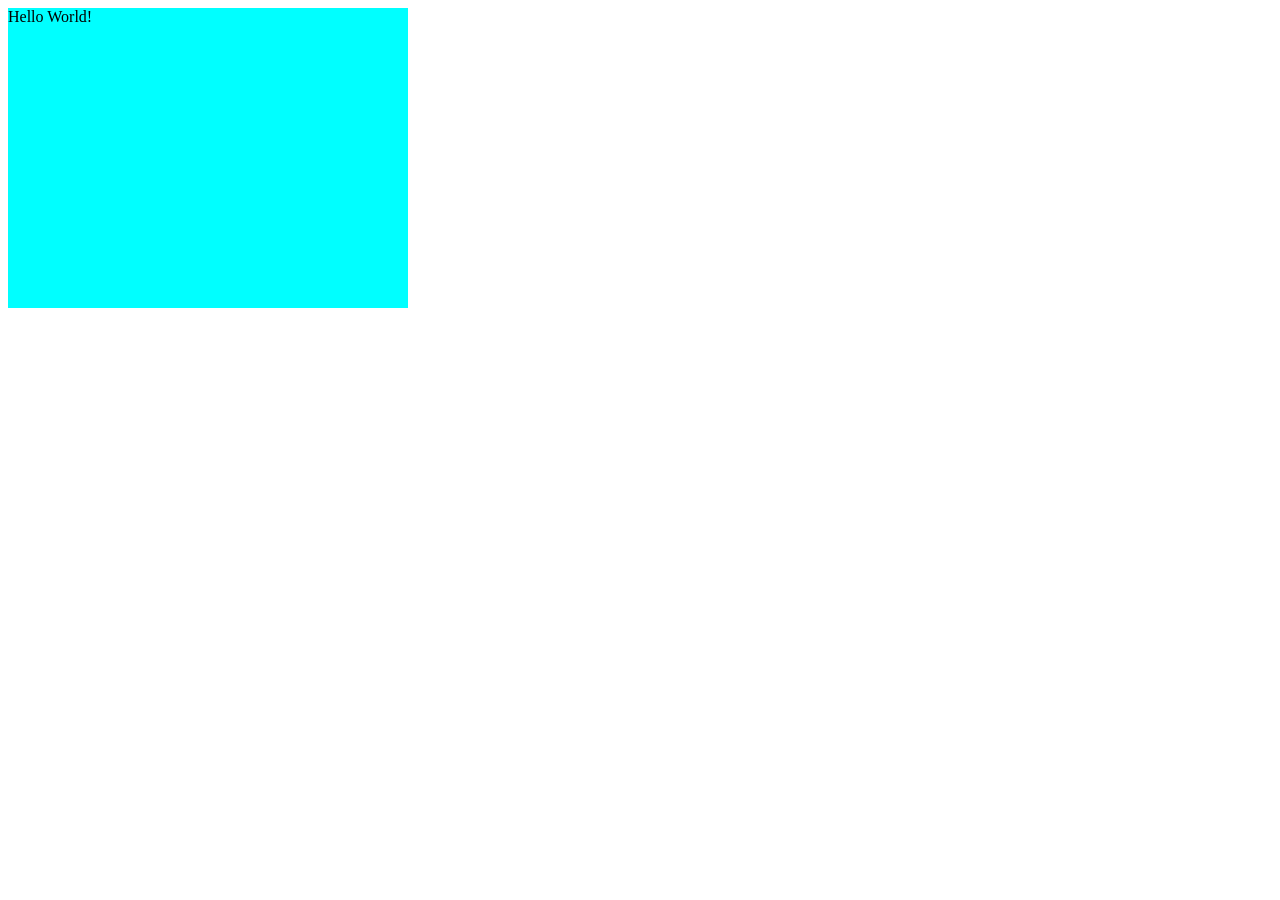
<file: index.html>
<!DOCTYPE html>
<html lang="en">
<head>
    <meta charset="UTF-8">
    <meta name="viewport" content="width=<device-width>, initial-scale=1.0">
    <title>Document</title>
</head>
<body>
    <div style="background-color: aqua; height: 300px ; width:400px";margin: 30px auto; padding: 20px; border-radius: 10px;>
        Hello World!

    </div>
    <div style="background-color: blueviolet; ">

    </div>
</body>
</html>
</file>
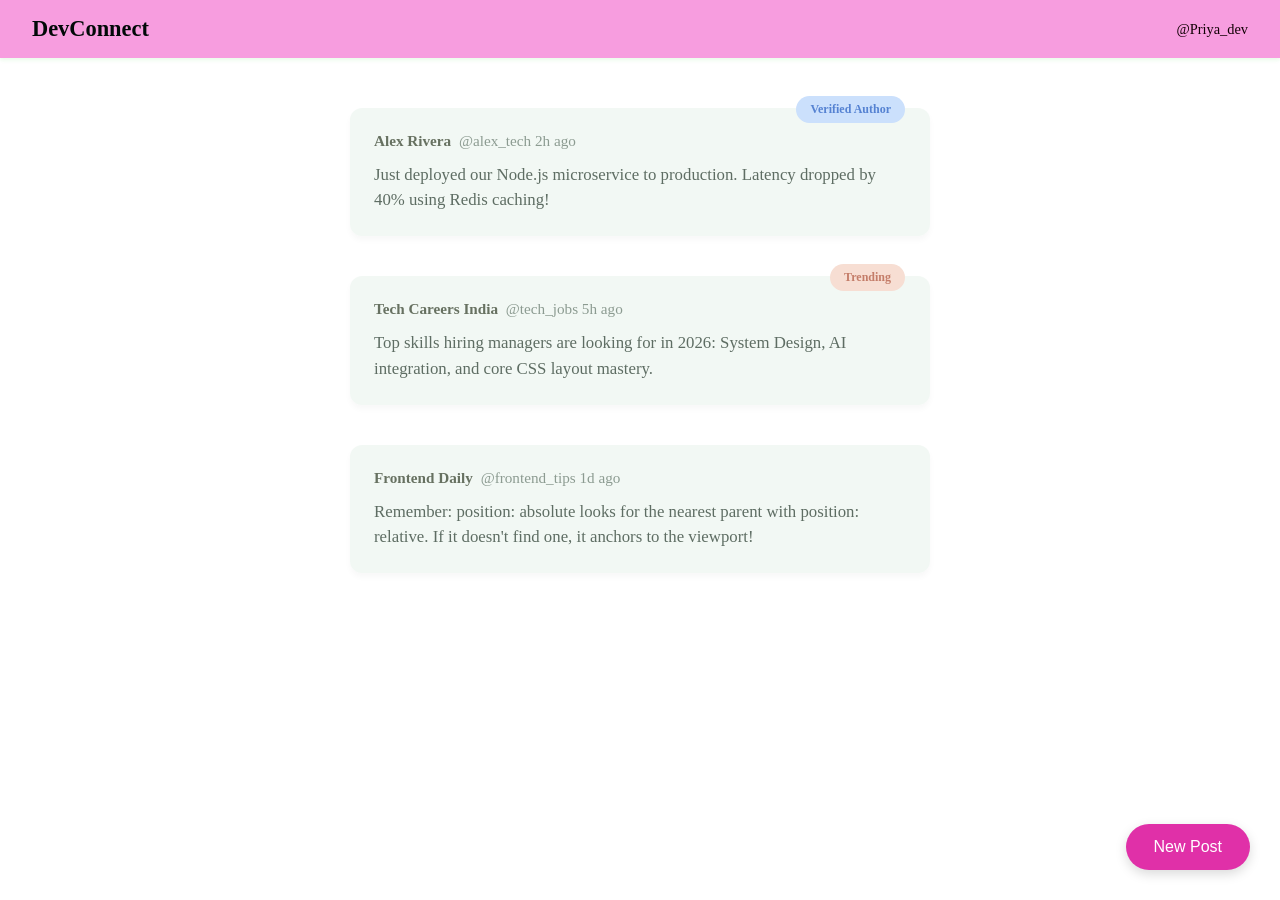
<file: cards.html>
<!DOCTYPE html>
<html lang="en">
<head>
    <meta charset="UTF-8">
    <meta name="viewport" content="width=device-width, initial-scale=1.0">
    <title>Document</title>
    <style>
    * {
            box-sizing: border-box;
            margin: 0;
            padding: 0;
        }

        .header {
            background-color: #f79ddf; 
            padding: 16px 32px;
            display: flex;
            justify-content: space-between;
            align-items: center;
            box-shadow: 0 2px 4px rgba(32, 207, 32, 0.1);
        }

        .header .logo {
            color: #010908; 
            font-size: 1.4rem;
            font-weight: 600;
        }

        .header .user {
            color: #120105;
            font-size: 0.9rem;
        }

        .feed-container {
            display: flex;
            flex-direction: column;
            align-items: center;
            padding: 50px 20px;
            gap: 40px; 
        }

       
        .post-card {
            background-color: rgba(235, 245, 238, 0.65); 
            border-radius: 12px;
            padding: 24px;
            width: 100%;
            max-width: 580px;
            position: relative; 
            box-shadow: 0 4px 6px rgba(0, 0, 0, 0.03);
        }

    
        .badge {
            position: absolute;
            top: -12px;
            right: 25px;
            padding: 6px 14px;
            border-radius: 16px;
            font-size: 0.75rem;
            font-weight: 600;
        }

        .badge-verified {
            background-color: #cbe0fc;
            color: #5582d2;
        }

        .badge-trending {
            background-color: #f7ded3;
            color: #c47d69;
        }

       
        .post-header {
            margin-bottom: 12px;
            font-size: 0.95rem;
        }

        .author-name {
            font-weight: 700;
            color: #677161;
        }

        .author-meta {
            color: #8c9b91;
            margin-left: 4px;
        }

        
        .post-content {
            font-size: 1.05rem;
            line-height: 1.5;
            color: #5e6d63;
        }

        .fab {
            position: fixed;
            bottom: 30px;
            right: 30px;
            background-color: #e030a8; 
            color: white;
            border: none;
            border-radius: 25px;
            padding: 14px 28px;
            font-size: 1rem;
            font-weight: 500;
            cursor: pointer;
            box-shadow: 0 4px 12px rgba(0,0,0,0.15);
            transition: background-color 0.2s ease;
        }

        .fab:hover {
            background-color: #dada83;
        }
    </style>
</head>
<body>
    <header class="header">
        <div class="logo">DevConnect</div>
        <div class="user">@Priya_dev</div>
    </header>

    <main class="feed-container">

        <article class="post-card">
            <div class="badge badge-verified">Verified Author</div>
            <div class="post-header">
                <span class="author-name">Alex Rivera</span>
                <span class="author-meta">@alex_tech  2h ago</span>
            </div>
            <p class="post-content">
                Just deployed our Node.js microservice to production. Latency dropped by 40% using Redis caching! 
            </p>
        </article>

       
        <article class="post-card">
            <div class="badge badge-trending">Trending</div>
            <div class="post-header">
                <span class="author-name">Tech Careers India</span>
                <span class="author-meta">@tech_jobs  5h ago</span>
            </div>
            <p class="post-content">
                Top skills hiring managers are looking for in 2026: System Design, AI integration, and core CSS layout mastery.
            </p>
        </article>

      
        <article class="post-card">
            
            <div class="post-header">
                <span class="author-name">Frontend Daily</span>
                <span class="author-meta">@frontend_tips  1d ago</span>
            </div>
            <p class="post-content">
                Remember: position: absolute looks for the nearest parent with position: relative. If it doesn't find one, it anchors to the viewport!
            </p>
        </article>

    </main>

    <button class="fab">New Post</button>
</body>
</html>
</file>
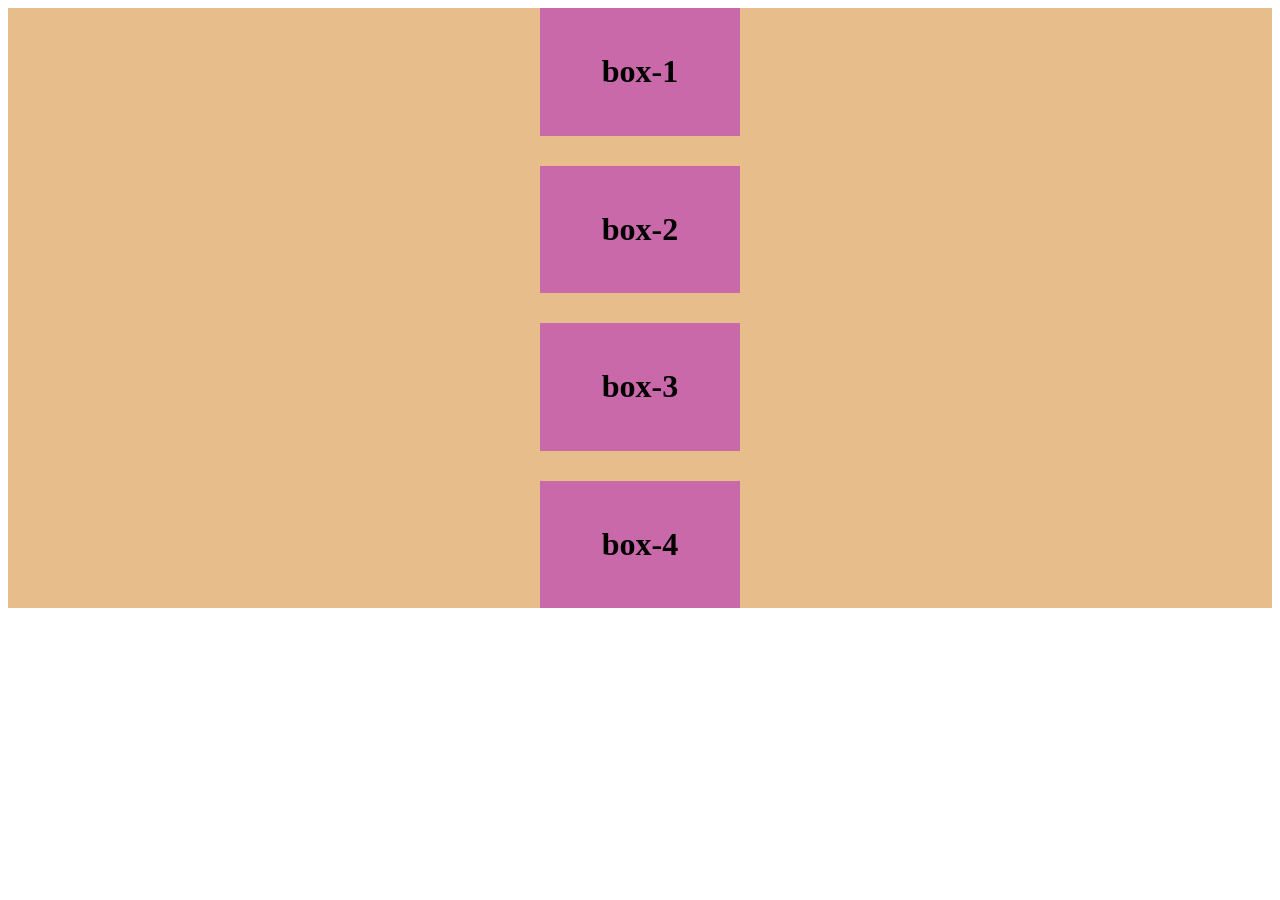
<file: flex_box.html>
<!DOCTYPE html>
<html lang="en">
<head>
    <meta charset="UTF-8">
    <meta name="viewport" content="width=device-width, initial-scale=1.0">
    <title>Document</title>
    <style>
        .box-container{
            background-color: rgb(231, 189, 140);
            display: flex;
            justify-content:center;
            align-items:center;
            gap:30px;
            height:600px;
            flex-direction: column;
            
        }
        .box{
            background-color: rgb(202, 105, 169);
            height:200px;
            width:200px;
            display: flex;
            justify-content: center;
            align-items: center;

         }
         .lower-box{
            background-color: blueviolet;
            height:200px;
            width:300px;
            display: flex;
         }
    </style>
</head>
<body>
    <div class="box-container">
        <div class="box"><h1>box-1</h1></div>
        <div class="box"><h1>box-2</h1></div>
        <div class="box"><h1>box-3</h1></div>
        <div class="box"><h1>box-4</h1></div>

    </div>
    
</body>
</html>
</file>
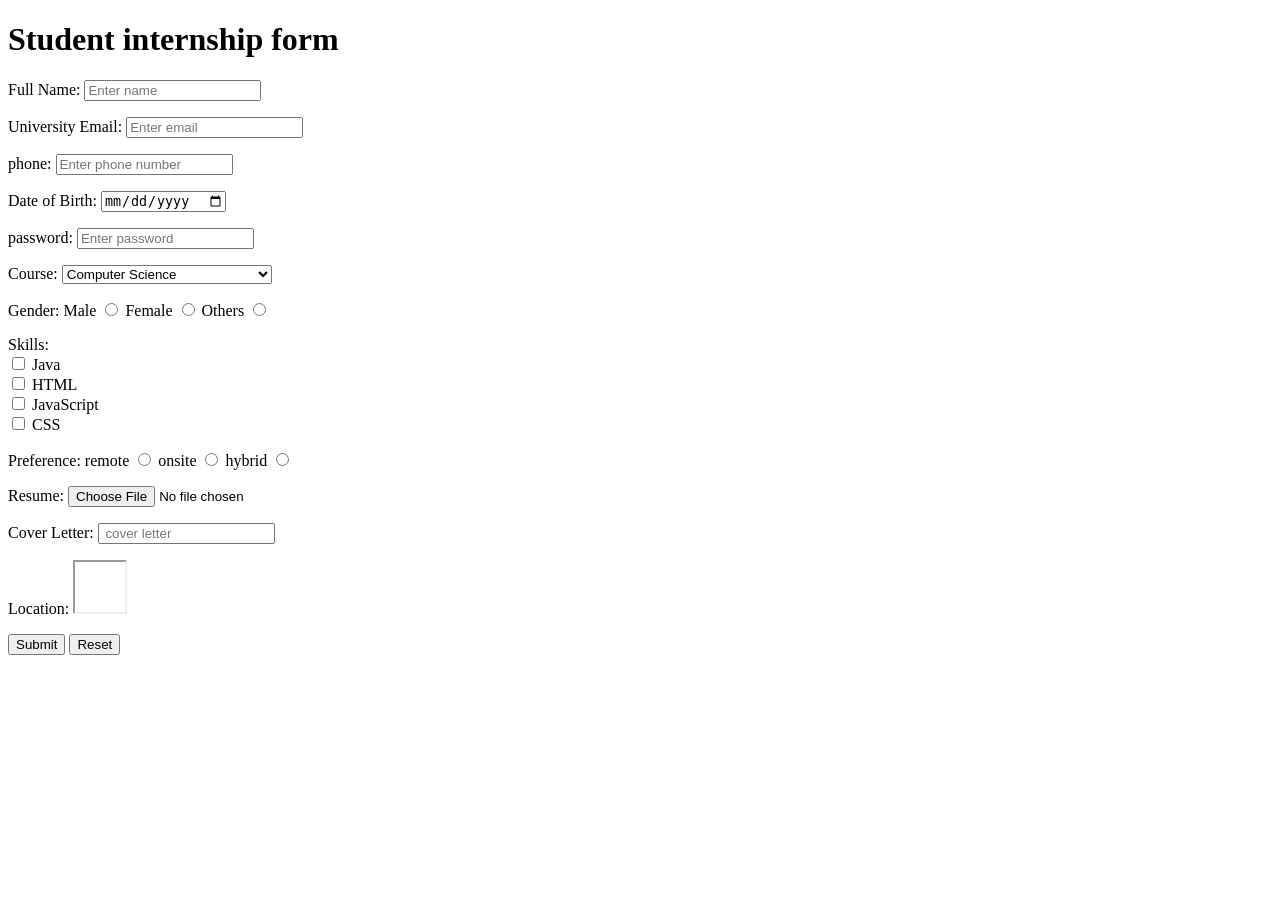
<file: form_internship.html>
<!DOCTYPE html>
<html lang="en">
<head>
    <meta charset="UTF-8">
    <meta name="viewport" content="width=device-width, initial-scale=1.0">
    <title>Document</title>
    
</head>
<body>
    <h1>Student internship form</h1>

    <form action="/internregister" method="post">
        <p>

        <label for="fullname">Full Name:</label>
        <input type="text" id="fullname" name="fullname" placeholder="Enter name" required><br>
        </p>
        <p>
            <label for="email"> University Email:</label>
        <input type="email" id="email" name="email" placeholder="Enter email" required><br>
        </p>
        <p>
        <label for="Phone">phone:</label>
        <input type="tel" id="phone" name="phone" placeholder="Enter phone number" required><br>
         </p>
         <p>

        <label for="dob">Date of Birth:</label>
        <input type="date" id="dob" name="dateofbirth" placeholder="Enter date of birth"><br>
        </p>
        <p>

        <label for="password">password:</label>
        <input type="password" id="password" name="password" placeholder="Enter password" required><br>
        </p>
        <p>

        <label for="course">Course:</label>
        <select name="course" id="course" placeholder="Select course"><br>
            <option value="cs">Computer Science</option>
            <option value="it">Information Technology</option>
            <option value="ec">Electronics and Communication</option>
            <option value="me">Mechanical</option>
        </select><br>
        </p>
        <p>

        <label for="gender">Gender:</label>
        <label for="male">Male</label>
        <input type="radio" value="male" name="gender" id="male">
        <label for="female">Female</label>
        <input type="radio" value="female" name="gender" id="female">
        <label for="others">Others</label>
        <input type="radio" value="others" name="gender" id="others"> <br>
        </p>
        <p>

        <label for="skills">Skills:</label><br> 
        <input type="checkbox" id="" name="" value="">      
        <label for="java">Java</label><br>
        <input type="checkbox" id="" name="" value="">  
        <label for="HTML">HTML</label><br>
        <input type="checkbox" id="" name="" value="">  
        <label for="JS">JavaScript</label><br>
        <input type="checkbox" id="" name="" value="">  
        <label for="CSS">CSS</label><br>
        </p>
        <p>

        <label for="preference" >Preference:</label>
        <label for="remote">remote</label>
        <input type="radio" value="remote" name="preference" id="remote">
        <label for="onsite">onsite</label>  
        <input type="radio" value="onsite" name="preference" id="onsite">
        <label for="hybrid">hybrid</label>
        <input type="radio" value="hybrid" name="preference" id="hybrid"><br>
        </p>
        <p>

        <label for="resume">Resume:</label>
        <input type="file" id="resume" name="resume" placeholder="Upload resume"><br>
        </p>
        <p>

        <label for="coverletter">Cover Letter:</label>
        <input type="textarea " id="coverletter" name="coverletter" placeholder=" cover letter"><br>
        </p>
        <p>
            <label for="location">Location:</label>
        <iframe height="50" width="50"src="https://www.google.com/maps/embed?pb=!1m14!1m12!1m3!1d28284.513007672955!2d77.60117759999999!3d27.60704!2m3!1f0!2f0!3f0!3m2!1i1024!2i768!4f13.1!5e0!3m2!1sen!2sin!4v1787139398098!5m2!1sen!2sin"></iframe>
        </p>
        <p>

        <button type="submit">Submit</button>
        <button type="reset">Reset</button>
        </p>
    </form>
</body>
</html>
</file>
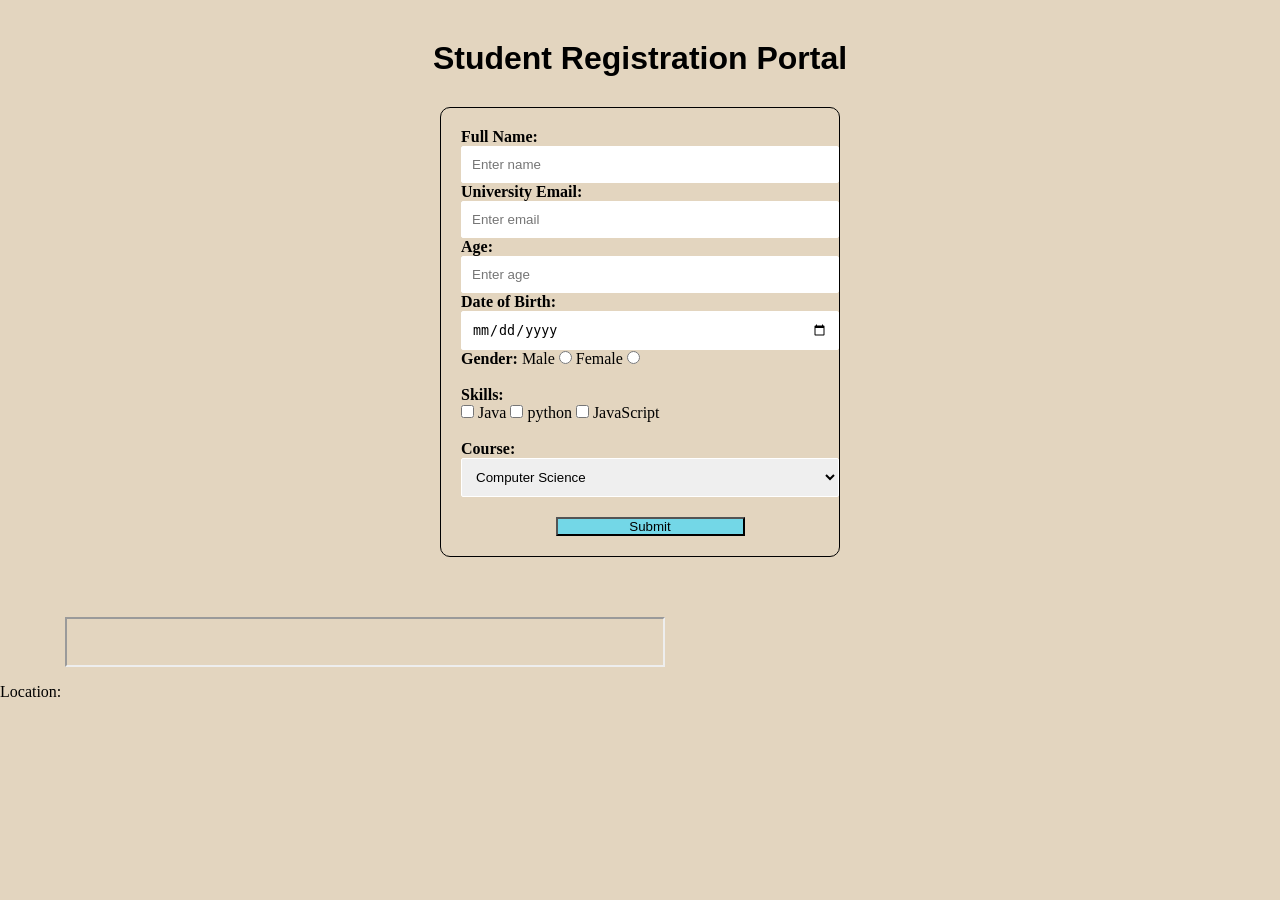
<file: Forms.html>
<!DOCTYPE html>
<html lang="en">
<head>
    <meta charset="UTF-8">
    <meta name="viewport" content="width=device-width, initial-scale=1.0">
    <title>Document</title>
     <link rel="stylesheet" href="./index.css">
</head>
<body>

    <h1>Student Registration Portal</h1>
    
    <form action="/register" method="post" class="form-container">

        <p>
        <label for="fullname"><b>Full Name:</b></label><br>
        <input type="text" id="fullname" name="fullname" placeholder="Enter name" required><br>
        </p>

        <p>
        <label for="email"><b>University Email:</b></label><br>
        <input type="email" id="email" name="email" placeholder="Enter email" required><br>
        </p>

        <p>
        <label for="age"><b>Age:</b></label><br>
        <input type="number" id="age" name="age" placeholder="Enter age"><br>
        </p>

        <p>
        <label for="dob"><b>Date of Birth:</b></label><br>
        <input type="date" id="dob" name="dateofbirth" placeholder="Enter date of birth"><br>
        </p>

        <p>
        <label for="gender"><b>Gender:</b></label>
        <label for="male">Male</label>
        <input type="radio" value="male" name="gender" id="male">
        <label for="female">Female</label>
        <input type="radio" value="female" name="gender" id="female"> 
        </p><br

        <p> 
        <label for="skills"><b>Skills:</b></label>
        <br>

        <input type="checkbox" id="" name="" value="">
        <label for="java">Java</label>
        <input type="checkbox" id="" name="" value="">
        <label for="python">python</label>
        <input type="checkbox" id="" name="" value="">
        <label for="js">JavaScript</label>
        </p>
        <br>

        <p>
        <label for="course"><b>Course:</b></label>
        <select name="course" id="course" placeholder="Select course"><br>
            <option value="cs">Computer Science</option>
            <option value="it">Information Technology</option>
            <option value="ec">Electronics and Communication</option>
            <option value="me">Mechanical</option>
        </select><br>
        </p>

        <p>
        <button type="submit">Submit</button>
        </p>  
    </form>
            <label for="location">Location:</label>
        <iframe height="50" width="50"src="https://www.google.com/maps/embed?pb=!1m14!1m12!1m3!1d28284.513007672955!2d77.60117759999999!3d27.60704!2m3!1f0!2f0!3f0!3m2!1i1024!2i768!4f13.1!5e0!3m2!1sen!2sin!4v1787139398098!5m2!1sen!2sin"></iframe>
</body>
</html>
</file>
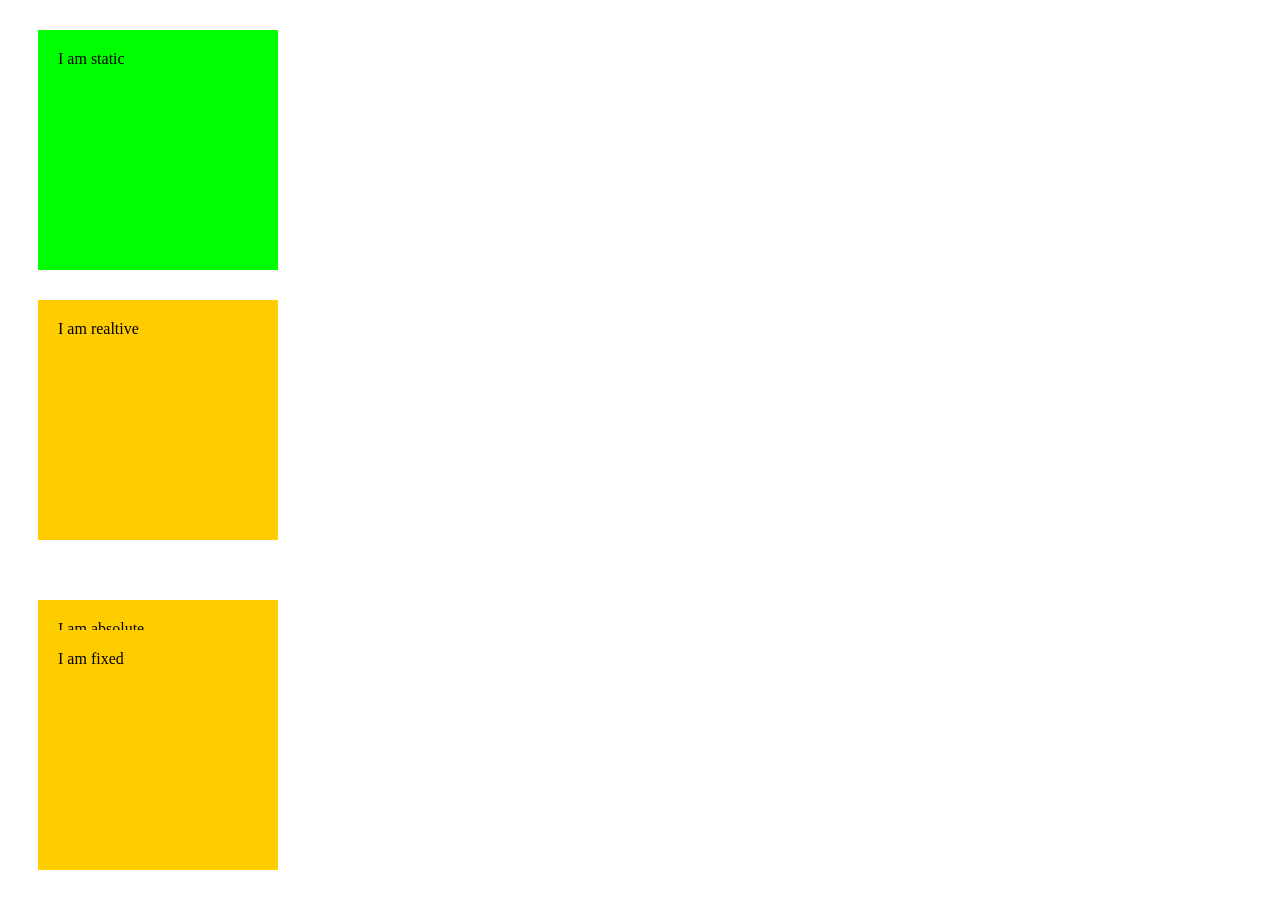
<file: Practice.html>
<!DOCTYPE html>
<html lang="en">
<head>
    <meta charset="UTF-8">
    <meta name="viewport" content="width=device-width, initial-scale=1.0">
    <title>CSS Positions</title>
    <style>
        .box {
            width: 200px;
            height: 200px;
            margin:30px;
            background-color: rgb(255, 204, 0);
            position: realtive;
            padding: 20px;
        }
        #box1 {
            position: sticky;
            top:0;
            z-index: 1;
            background-color: rgb(0, 255, 0);
        }
        #box2 {
            position: relative;
            right:0;
            
        }
        #box3 {
            position: absolute;
            top: 50;
            }
        #box4 {
            position: fixed;
            bottom: 0;
         }
    </style>
</head>
<body>
    
    <div class="parent">
        <div id="box1" class="box">I am static</div>
        <div id="box2" class="box">I am realtive</div>
        <div id="box3" class="box">I am absolute</div>
        <div id="box4" class="box">I am fixed</div>
    </div>
    
</body>
</html>
</file>
<file: index.css>
body{
            background-color:#e3d5bf;
            box-sizing: border-box;
            padding-top:20px;
        }
       /*form{
            width:500px;
            height:500px;
            border:1px solid black;
            border-radius:10px;
            margin: 90px auto;
        }*/
        h1{
            padding-top:20px;
            text-align: center;
            font-family:sans-serif;
        }
        input,select{
            border: 1px  solid white;
            border-radius: 2px;
            width:100%;
            padding: 10px;
            box-sizing: border-box;
        }
        iframe{
            margin: 30px auto;
            width:600px;

        }
        .form-container{
            width: 400px;
            height: 450px;
            border: 1px solid black;
            border-radius: 10px;
            margin: 30px auto;
            padding-left: 20px;
            padding-top:20px;
        }
        #fullname{
            border: 1px  solid white;
            border-radius: 2px;

        }
        input[type="radio"],input[type="checkbox"]{
            width: auto;
        }

        *{
            box-sizing: border-box;
        }
        button{
            width:50%;
            display: block;
            cursor: pointer;
            background-color: #73d7e7;  
            margin: 20px auto;
        }
        *{
            margin:0px;
            padding:0px;
            box-sizing:border-box;
        }
</file>
